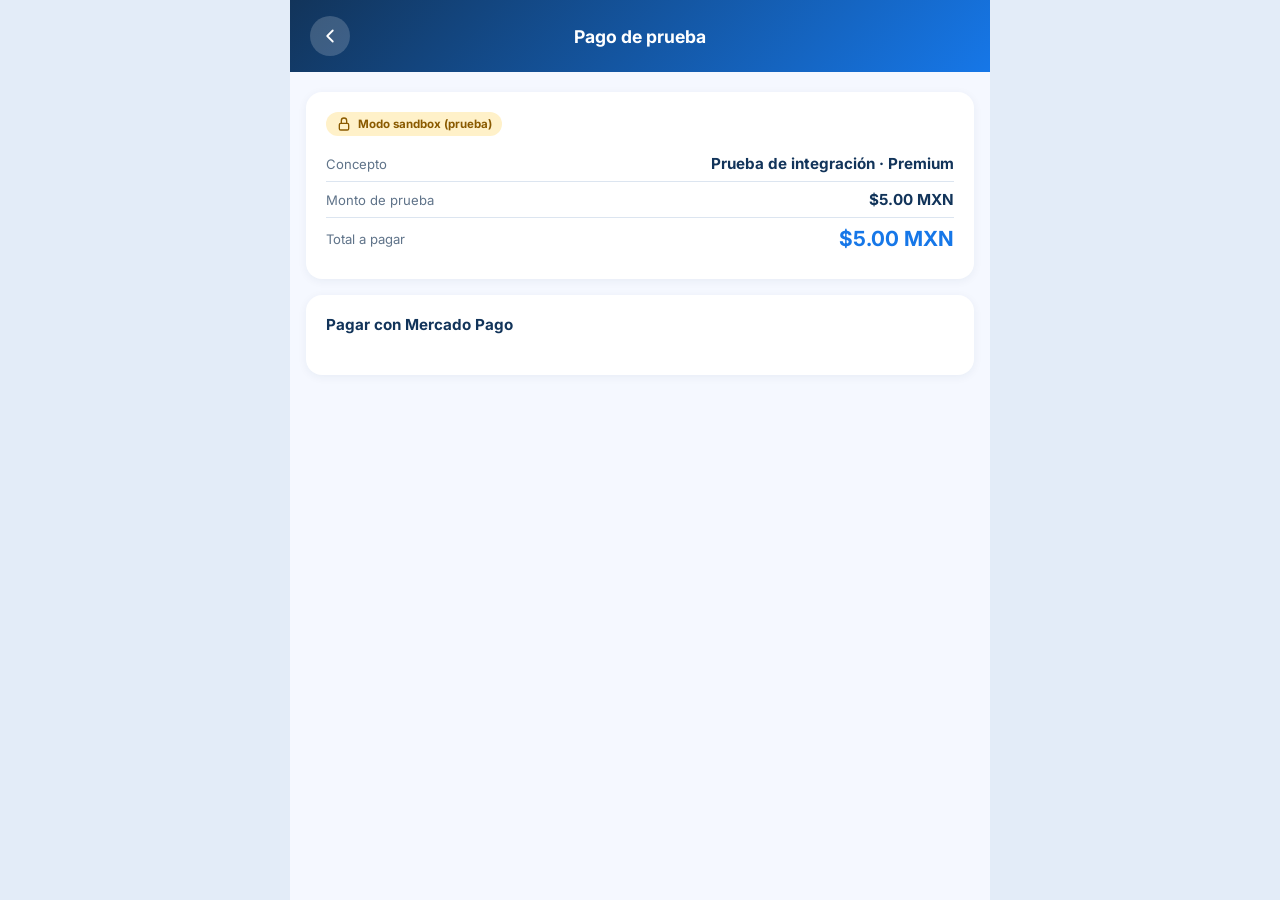
<file: pago.html>
<!DOCTYPE html>
<html lang="es">
<head>
  <meta charset="UTF-8">
  <meta name="viewport" content="width=device-width, initial-scale=1">
  <meta name="theme-color" content="#1677E8">
  <title>Codeamigo - Pago de prueba</title>
  <link rel="preconnect" href="https://fonts.googleapis.com">
  <link rel="preconnect" href="https://fonts.gstatic.com" crossorigin>
  <link href="https://fonts.googleapis.com/css2?family=Inter:wght@400;600;700;800&display=swap" rel="stylesheet" media="print" onload="this.media='all'">
  <link rel="stylesheet" href="css/estilos.css">
  <style>
    .encabezado-pago {
      display: flex;
      align-items: center;
      justify-content: space-between;
      padding: 16px 20px;
      background: linear-gradient(135deg, var(--azul-oscuro) 0%, var(--azul) 100%);
      color: var(--blanco);
    }
    .encabezado-pago .btn-volver {
      width: 40px; height: 40px; border-radius: 50%; border: 0;
      background: rgba(255,255,255,0.18); color: var(--blanco);
      display: grid; place-items: center; cursor: pointer;
      text-decoration: none; flex-shrink: 0;
    }
    .encabezado-pago h1 { font-size: 1.1rem; font-weight: 700; margin: 0; }
    .encabezado-pago .espacio { width: 40px; }

    .pago-contenido {
      padding: 20px 16px 100px;
      display: flex;
      flex-direction: column;
      gap: 16px;
    }

    /* ---- Resumen del cobro de prueba ---- */
    .resumen-pago {
      background: var(--blanco);
      border-radius: var(--radio-tarjeta);
      box-shadow: var(--sombra);
      padding: 20px;
    }
    .resumen-pago .fila {
      display: flex;
      justify-content: space-between;
      align-items: center;
      padding: 8px 0;
    }
    .resumen-pago .fila + .fila { border-top: 1px solid var(--borde); }
    .resumen-pago .fila small { color: var(--texto-suave); font-size: 0.82rem; }
    .resumen-pago .fila strong { font-size: 0.95rem; }
    .resumen-pago .total strong { color: var(--azul); font-size: 1.3rem; }

    .etiqueta-sandbox {
      display: inline-flex;
      align-items: center;
      gap: 6px;
      background: #FFF1C9;
      color: #8A5A00;
      font-size: 0.72rem;
      font-weight: 700;
      padding: 4px 10px;
      border-radius: 999px;
      margin-bottom: 10px;
    }

    /* ---- Caja donde Mercado Pago dibuja el botón ---- */
    .caja-wallet {
      background: var(--blanco);
      border-radius: var(--radio-tarjeta);
      box-shadow: var(--sombra);
      padding: 20px;
      min-height: 80px;
    }
    .caja-wallet h3 {
      font-size: 0.95rem;
      font-weight: 700;
      margin-bottom: 12px;
    }

    .aviso-config {
      background: #FDECEC;
      color: #A52E2E;
      border-radius: 10px;
      padding: 12px 14px;
      font-size: 0.82rem;
      line-height: 1.5;
    }
    .aviso-config code {
      background: rgba(0,0,0,0.06);
      padding: 1px 5px;
      border-radius: 4px;
      font-size: 0.78rem;
    }

  </style>
</head>
<body>
<div class="app">

  <header class="encabezado-pago">
    <a href="planes.html" class="btn-volver" aria-label="Volver a planes">
      <i data-icono="atras"></i>
    </a>
    <h1>Pago de prueba</h1>
    <div class="espacio"></div>
  </header>

  <main class="pago-contenido">

    <section class="resumen-pago">
      <span class="etiqueta-sandbox"><i data-icono="candado" class="icono chico"></i> Modo sandbox (prueba)</span>
      <div class="fila">
        <small>Concepto</small>
        <strong>Prueba de integración · Premium</strong>
      </div>
      <div class="fila">
        <small>Monto de prueba</small>
        <strong>$5.00 MXN</strong>
      </div>
      <div class="fila total">
        <small>Total a pagar</small>
        <strong>$5.00 MXN</strong>
      </div>
    </section>

    <section class="caja-wallet">
      <h3>Pagar con Mercado Pago</h3>
      <div id="walletBrick_container"></div>
      <p class="aviso-config" id="aviso-config" hidden>
        Falta configurar <code>js/pago.js</code> con tu <code>PUBLIC_KEY</code> y tu <code>PREFERENCE_ID</code> de prueba para que aparezca el botón de pago real.
      </p>
    </section>


  </main>

</div>

<script src="js/comun.js"></script>
<script src="https://sdk.mercadopago.com/js/v2"></script>
<script src="js/pago.js"></script>
</body>
</html>
</file>
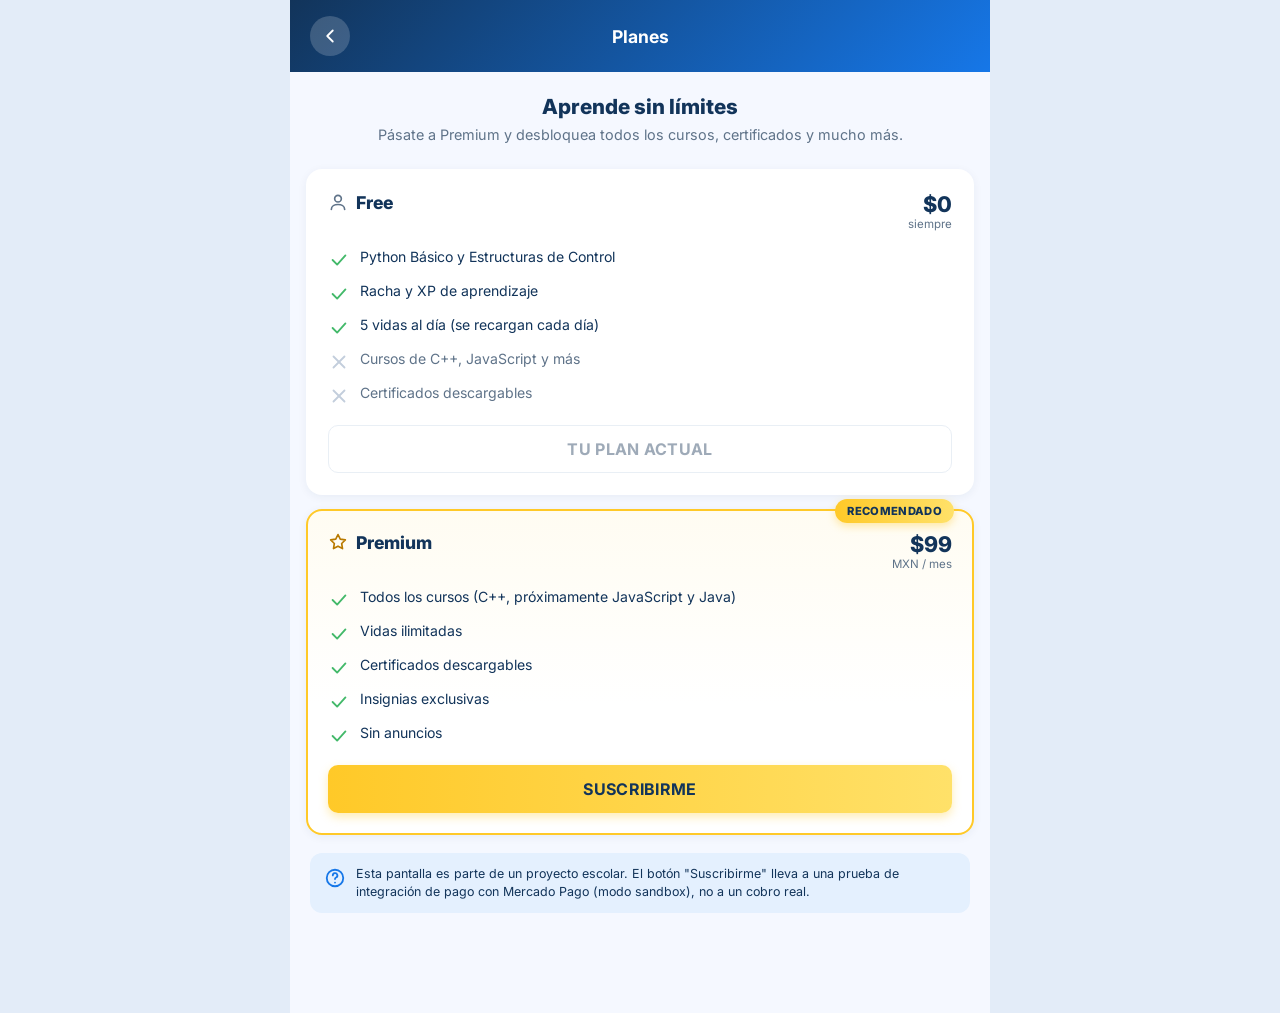
<file: planes.html>
<!DOCTYPE html>
<html lang="es">
<head>
  <meta charset="UTF-8">
  <meta name="viewport" content="width=device-width, initial-scale=1">
  <meta name="theme-color" content="#1677E8">
  <title>Codeamigo - Planes</title>
  <link rel="preconnect" href="https://fonts.googleapis.com">
  <link rel="preconnect" href="https://fonts.gstatic.com" crossorigin>
  <link href="https://fonts.googleapis.com/css2?family=Inter:wght@400;600;700;800&display=swap" rel="stylesheet" media="print" onload="this.media='all'">
  <link rel="stylesheet" href="css/estilos.css">
  <style>
    /* ---- Encabezado (mismo patrón que perfil/logros) ---- */
    .encabezado-planes {
      display: flex;
      align-items: center;
      justify-content: space-between;
      padding: 16px 20px;
      background: linear-gradient(135deg, var(--azul-oscuro) 0%, var(--azul) 100%);
      color: var(--blanco);
    }
    .encabezado-planes .btn-volver {
      width: 40px;
      height: 40px;
      border-radius: 50%;
      border: 0;
      background: rgba(255,255,255,0.18);
      color: var(--blanco);
      display: grid;
      place-items: center;
      cursor: pointer;
      text-decoration: none;
      flex-shrink: 0;
    }
    .encabezado-planes h1 { font-size: 1.1rem; font-weight: 700; margin: 0; }
    .encabezado-planes .espacio { width: 40px; }

    /* ---- Intro ---- */
    .planes-intro {
      padding: 22px 20px 8px;
      text-align: center;
    }
    .planes-intro h2 { font-size: 1.3rem; font-weight: 800; }
    .planes-intro p {
      margin-top: 6px;
      color: var(--texto-suave);
      font-size: 0.9rem;
      line-height: 1.4;
    }

    /* ---- Tarjetas de plan ---- */
    .planes-lista {
      padding: 16px 16px 100px;
      display: flex;
      flex-direction: column;
      gap: 14px;
    }

    .tarjeta-plan {
      background: var(--blanco);
      border-radius: var(--radio-tarjeta);
      box-shadow: var(--sombra);
      padding: 20px;
      border: 2px solid transparent;
      position: relative;
    }

    .tarjeta-plan.premium {
      border-color: var(--amarillo);
      background: linear-gradient(180deg, #FFFCF2 0%, var(--blanco) 60%);
    }

    .badge-recomendado {
      position: absolute;
      top: -12px;
      right: 18px;
      background: linear-gradient(90deg, var(--amarillo), var(--amarillo-claro));
      color: var(--azul-oscuro);
      font-size: 0.7rem;
      font-weight: 800;
      letter-spacing: 0.03em;
      text-transform: uppercase;
      padding: 5px 12px;
      border-radius: 999px;
      box-shadow: 0 3px 8px rgba(255,201,40,0.4);
    }

    .plan-encabezado {
      display: flex;
      align-items: baseline;
      justify-content: space-between;
      gap: 10px;
    }

    .plan-nombre {
      font-size: 1.1rem;
      font-weight: 800;
      display: flex;
      align-items: center;
      gap: 8px;
    }
    .plan-nombre .icono { width: 20px; height: 20px; }
    .tarjeta-plan.premium .plan-nombre .icono { color: #B97A00; }
    .tarjeta-plan.free .plan-nombre .icono { color: var(--texto-suave); }

    .plan-precio { text-align: right; flex-shrink: 0; }
    .plan-precio strong { font-size: 1.35rem; font-weight: 800; color: var(--texto); }
    .plan-precio small { display: block; font-size: 0.72rem; color: var(--texto-suave); }

    .plan-lista {
      list-style: none;
      margin: 16px 0 0;
      padding: 0;
      display: flex;
      flex-direction: column;
      gap: 10px;
    }

    .plan-lista li {
      display: flex;
      align-items: flex-start;
      gap: 10px;
      font-size: 0.88rem;
      line-height: 1.4;
    }

    .plan-lista .check-si { color: var(--verde); flex-shrink: 0; margin-top: 2px; }
    .plan-lista .check-no { color: #C3CEDC; flex-shrink: 0; margin-top: 2px; }
    .plan-lista .apagado { color: var(--texto-suave); }

    .boton-plan {
      width: 100%;
      margin-top: 18px;
    }

    .tarjeta-plan.free .boton-plan {
      background: var(--blanco);
      color: var(--texto-suave);
      border: 1.5px solid var(--borde);
      cursor: default;
    }

    /* ---- Nota de la prueba académica ---- */
    .nota-demo {
      margin: 4px 4px 0;
      padding: 12px 14px;
      border-radius: 12px;
      background: #E4F0FE;
      color: var(--azul-oscuro);
      font-size: 0.78rem;
      line-height: 1.45;
      display: flex;
      gap: 10px;
      align-items: flex-start;
    }
    .nota-demo .icono { flex-shrink: 0; margin-top: 2px; color: var(--azul); }
  </style>
</head>
<body>
<div class="app">

  <header class="encabezado-planes">
    <a href="perfil.html" class="btn-volver" aria-label="Volver a mi perfil">
      <i data-icono="atras"></i>
    </a>
    <h1>Planes</h1>
    <div class="espacio"></div>
  </header>

  <div class="planes-intro">
    <h2>Aprende sin límites</h2>
    <p>Pásate a Premium y desbloquea todos los cursos, certificados y mucho más.</p>
  </div>

  <main class="planes-lista">

    <!-- Plan gratuito -->
    <section class="tarjeta-plan free">
      <div class="plan-encabezado">
        <span class="plan-nombre"><i data-icono="usuario" class="icono"></i>Free</span>
        <span class="plan-precio"><strong>$0</strong><small>siempre</small></span>
      </div>
      <ul class="plan-lista">
        <li><i data-icono="palomita" class="icono check-si"></i>Python Básico y Estructuras de Control</li>
        <li><i data-icono="palomita" class="icono check-si"></i>Racha y XP de aprendizaje</li>
        <li><i data-icono="palomita" class="icono check-si"></i>5 vidas al día (se recargan cada día)</li>
        <li><i data-icono="cerrar" class="icono check-no"></i><span class="apagado">Cursos de C++, JavaScript y más</span></li>
        <li><i data-icono="cerrar" class="icono check-no"></i><span class="apagado">Certificados descargables</span></li>
      </ul>
      <button class="boton boton-plan" type="button" disabled>Tu plan actual</button>
    </section>

    <!-- Plan premium -->
    <section class="tarjeta-plan premium">
      <span class="badge-recomendado">Recomendado</span>
      <div class="plan-encabezado">
        <span class="plan-nombre"><i data-icono="estrella" class="icono"></i>Premium</span>
        <span class="plan-precio"><strong>$99</strong><small>MXN / mes</small></span>
      </div>
      <ul class="plan-lista">
        <li><i data-icono="palomita" class="icono check-si"></i>Todos los cursos (C++, próximamente JavaScript y Java)</li>
        <li><i data-icono="palomita" class="icono check-si"></i>Vidas ilimitadas</li>
        <li><i data-icono="palomita" class="icono check-si"></i>Certificados descargables</li>
        <li><i data-icono="palomita" class="icono check-si"></i>Insignias exclusivas</li>
        <li><i data-icono="palomita" class="icono check-si"></i>Sin anuncios</li>
      </ul>
      <a class="boton principal boton-plan" href="pago.html">Suscribirme</a>
    </section>

    <p class="nota-demo">
      <i data-icono="ayuda" class="icono"></i>
      Esta pantalla es parte de un proyecto escolar. El botón "Suscribirme" lleva a una prueba de integración de pago con Mercado Pago (modo sandbox), no a un cobro real.
    </p>

  </main>

</div>

<script src="js/datos.js"></script>
<script src="js/comun.js"></script>
<script>
  // Si la cuenta ya es Premium, las tarjetas lo muestran.
  (function () {
    if (!Datos.esPremium()) return;

    const botonFree = document.querySelector(".tarjeta-plan.free .boton-plan");
    botonFree.textContent = "Plan básico";

    const botonPremium = document.querySelector(".tarjeta-plan.premium .boton-plan");
    const actual = document.createElement("button");
    actual.className = "boton principal boton-plan";
    actual.type = "button";
    actual.disabled = true;
    actual.textContent = "Tu plan actual";
    botonPremium.replaceWith(actual);

    // Para poder repetir la demo: regresar la cuenta a Free.
    const volver = document.createElement("button");
    volver.className = "enlace centrado";
    volver.type = "button";
    volver.style.width = "100%";
    volver.style.marginTop = "10px";
    volver.textContent = "Volver al plan Free (para repetir la prueba)";
    volver.addEventListener("click", function () {
      Datos.cancelarPremium();
      location.reload();
    });
    actual.after(volver);
  })();
</script>
</body>
</html>
</file>
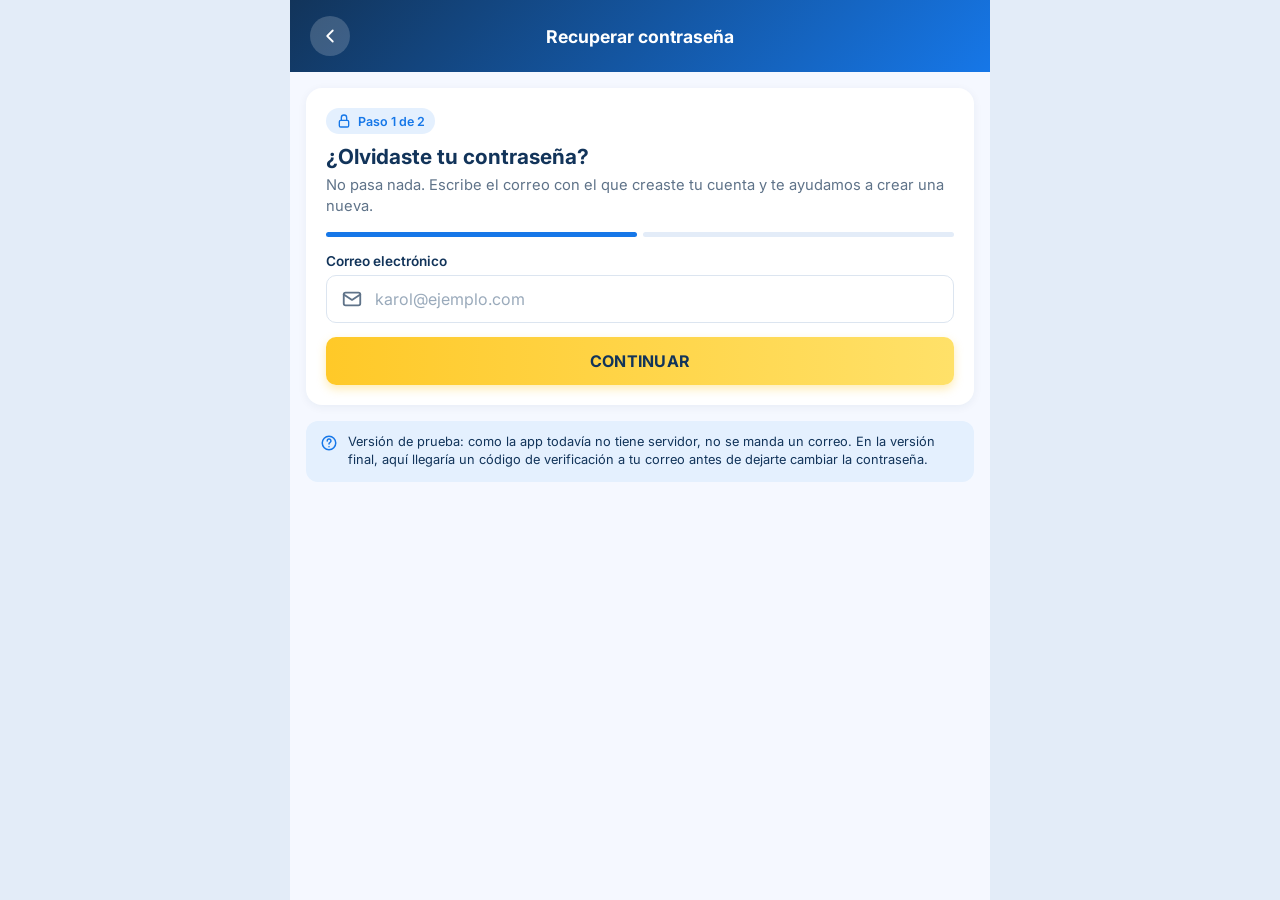
<file: recuperar.html>
<!DOCTYPE html>
<html lang="es">
<head>
  <meta charset="UTF-8">
  <meta name="viewport" content="width=device-width, initial-scale=1">
  <meta name="theme-color" content="#1677E8">
  <title>Codeamigo - Recuperar contraseña</title>
  <link rel="preconnect" href="https://fonts.googleapis.com">
  <link rel="preconnect" href="https://fonts.gstatic.com" crossorigin>
  <link href="https://fonts.googleapis.com/css2?family=Inter:wght@400;600;700;800&display=swap" rel="stylesheet" media="print" onload="this.media='all'">
  <link rel="stylesheet" href="css/estilos.css">
</head>
<body>
  <div class="app">

    <header class="encabezado-sub">
      <a href="index.html" class="btn-volver" aria-label="Volver a iniciar sesión">
        <i data-icono="atras"></i>
      </a>
      <h1>Recuperar contraseña</h1>
      <div class="espacio"></div>
    </header>

    <main class="contenido">

      <!-- Paso 1: escribir el correo -->
      <section class="tarjeta" id="paso-correo">
        <span class="etiqueta"><i data-icono="candado" class="chico"></i> Paso 1 de 2</span>
        <h2 class="titulo" style="margin-top: 10px;">¿Olvidaste tu contraseña?</h2>
        <p class="subtitulo">No pasa nada. Escribe el correo con el que creaste tu cuenta y te ayudamos a crear una nueva.</p>
        <div class="pasos-recuperar" aria-hidden="true"><span class="hecho"></span><span></span></div>

        <form class="formulario" id="formulario-correo" novalidate>
          <p class="aviso-error" id="error-correo" role="alert" hidden></p>

          <div class="campo">
            <label for="correo">Correo electrónico</label>
            <div class="caja">
              <i data-icono="correo"></i>
              <input id="correo" name="correo" type="email" placeholder="karol@ejemplo.com" autocomplete="email" required>
            </div>
          </div>

          <button class="boton principal" type="submit">Continuar</button>
        </form>
      </section>

      <!-- Paso 2: contraseña nueva -->
      <section class="tarjeta" id="paso-nueva" hidden>
        <span class="etiqueta verde"><i data-icono="palomita" class="chico"></i> Paso 2 de 2</span>
        <h2 class="titulo" style="margin-top: 10px;">Crea una contraseña nueva</h2>
        <p class="subtitulo">Para la cuenta <strong id="correo-elegido"></strong></p>
        <div class="pasos-recuperar" aria-hidden="true"><span class="hecho"></span><span class="hecho"></span></div>

        <form class="formulario" id="formulario-nueva" novalidate>
          <p class="aviso-error" id="error-nueva" role="alert" hidden></p>

          <div class="campo">
            <label for="nueva">Contraseña nueva</label>
            <div class="caja">
              <i data-icono="candado"></i>
              <input id="nueva" type="password" placeholder="Mínimo 8 caracteres" autocomplete="new-password" required>
            </div>
          </div>

          <div class="campo">
            <label for="confirmar">Confirma la contraseña</label>
            <div class="caja">
              <i data-icono="candado"></i>
              <input id="confirmar" type="password" placeholder="Escríbela otra vez" autocomplete="new-password" required>
            </div>
          </div>

          <button class="boton principal" type="submit">Guardar contraseña</button>
        </form>
      </section>

      <!-- Listo -->
      <section class="tarjeta" id="paso-listo" hidden>
        <p class="aviso-exito">¡Listo! Tu contraseña se cambió. Ya puedes iniciar sesión con la nueva.</p>
        <a class="boton principal" href="index.html" style="margin-top: 14px;">Ir a iniciar sesión</a>
      </section>

      <p class="aviso-info">
        <i data-icono="ayuda" class="icono"></i>
        <span>Versión de prueba: como la app todavía no tiene servidor, no se manda un correo. En la versión final, aquí llegaría un código de verificación a tu correo antes de dejarte cambiar la contraseña.</span>
      </p>

    </main>
  </div>

  <script src="js/datos.js"></script>
  <script src="js/comun.js"></script>
  <script src="js/recuperar.js"></script>
</body>
</html>
</file>
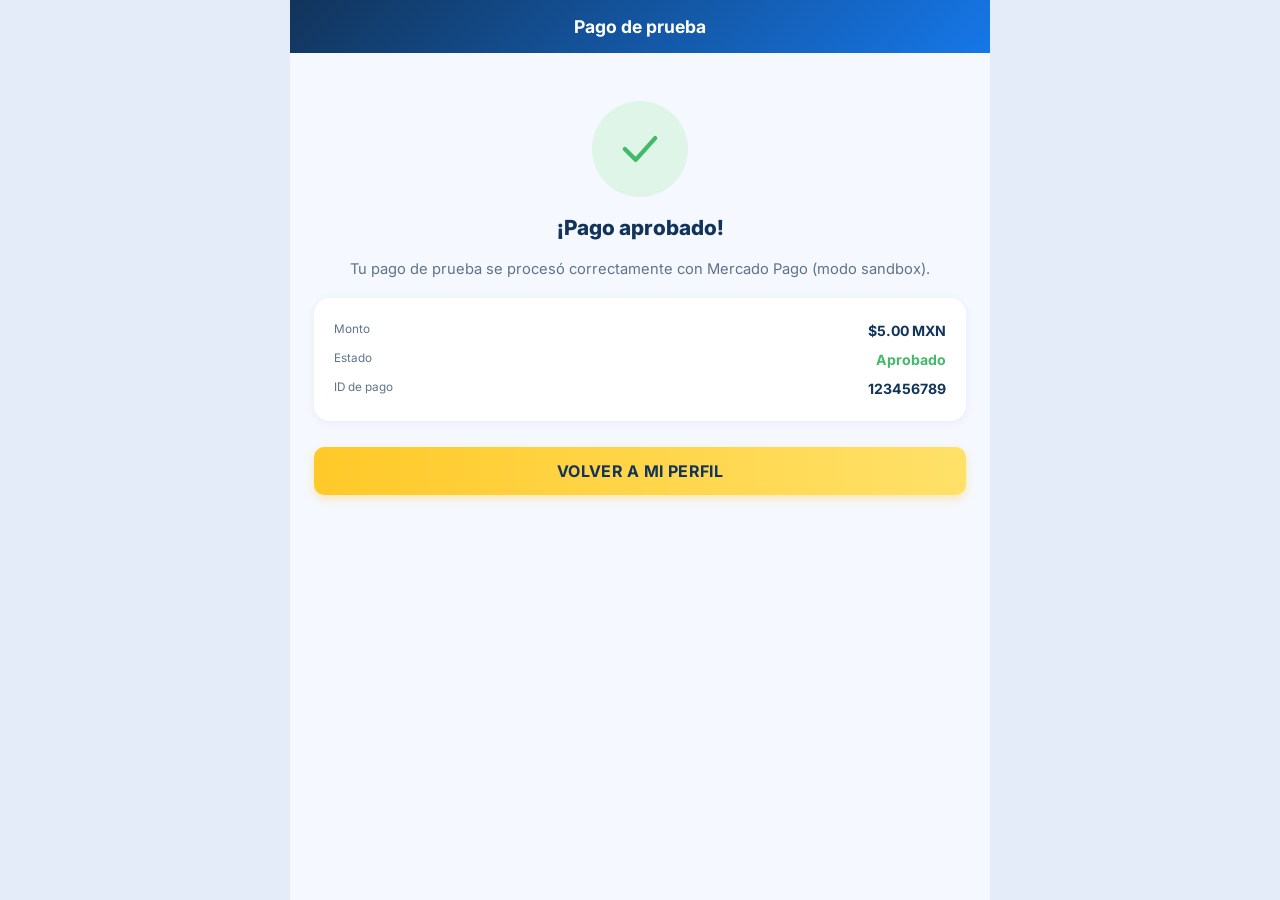
<file: respaldo/confirmacion_demo.html>
<!DOCTYPE html>
<html lang="es">
<head>
  <meta charset="UTF-8">
  <meta name="viewport" content="width=device-width, initial-scale=1">
  <meta name="theme-color" content="#1677E8">
  <title>Codeamigo - Pago confirmado (respaldo)</title>
  <link rel="preconnect" href="https://fonts.googleapis.com">
  <link rel="preconnect" href="https://fonts.gstatic.com" crossorigin>
  <link href="https://fonts.googleapis.com/css2?family=Inter:wght@400;600;700;800&display=swap" rel="stylesheet" media="print" onload="this.media='all'">
  <link rel="stylesheet" href="../css/estilos.css">
  <style>
    .encabezado-confirmacion {
      display: flex; align-items: center; justify-content: space-between;
      padding: 16px 20px;
      background: linear-gradient(135deg, var(--azul-oscuro) 0%, var(--azul) 100%);
      color: var(--blanco);
    }
    .encabezado-confirmacion .btn-volver {
      width: 40px; height: 40px; border-radius: 50%; border: 0;
      background: rgba(255,255,255,0.18); color: var(--blanco);
      display: grid; place-items: center; text-decoration: none; flex-shrink: 0;
    }
    .encabezado-confirmacion h1 { font-size: 1.1rem; font-weight: 700; margin: 0; }
    .encabezado-confirmacion .espacio { width: 40px; }
    .confirmacion-contenido {
      padding: 48px 24px; display: flex; flex-direction: column; align-items: center;
      text-align: center; gap: 18px;
    }
    .sello-exito {
      width: 96px; height: 96px; border-radius: 50%;
      background: #DFF5E7; color: var(--verde);
      display: grid; place-items: center;
    }
    .sello-exito .icono { width: 52px; height: 52px; }
    .confirmacion-contenido h2 { font-size: 1.3rem; font-weight: 800; }
    .confirmacion-contenido p { color: var(--texto-suave); font-size: 0.92rem; line-height: 1.5; }
    .tarjeta-resumen-exito {
      width: 100%; background: var(--blanco); border-radius: var(--radio-tarjeta);
      box-shadow: var(--sombra); padding: 18px 20px; text-align: left;
    }
    .tarjeta-resumen-exito .fila { display: flex; justify-content: space-between; padding: 6px 0; font-size: 0.88rem; }
    .tarjeta-resumen-exito .fila small { color: var(--texto-suave); }
    .tarjeta-resumen-exito .fila strong { color: var(--texto); }
  </style>
</head>
<body>
<div class="app">
  <header class="encabezado-confirmacion">
    <div class="espacio"></div>
    <h1>Pago de prueba</h1>
    <div class="espacio"></div>
  </header>
  <main class="confirmacion-contenido">
    <div class="sello-exito">
      <i data-icono="palomita" class="icono"></i>
    </div>
    <h2>¡Pago aprobado!</h2>
    <p>Tu pago de prueba se procesó correctamente con Mercado Pago (modo sandbox).</p>
    <div class="tarjeta-resumen-exito">
      <div class="fila"><small>Monto</small><strong>$5.00 MXN</strong></div>
      <div class="fila"><small>Estado</small><strong style="color:var(--verde)">Aprobado</strong></div>
      <div class="fila"><small>ID de pago</small><strong>123456789</strong></div>
    </div>
    <a class="boton principal" style="margin-top:8px" href="../perfil.html">Volver a mi perfil</a>
  </main>
</div>

<script src="../js/datos.js"></script>
<script src="../js/comun.js"></script>
<script>
  // El pago de prueba salió bien: la cuenta pasa a Premium.
  // (En la versión con servidor, esto lo hace el servidor al
  // recibir la confirmación de Mercado Pago.)
  Datos.activarPremium();
</script>
</body>
</html>
</file>
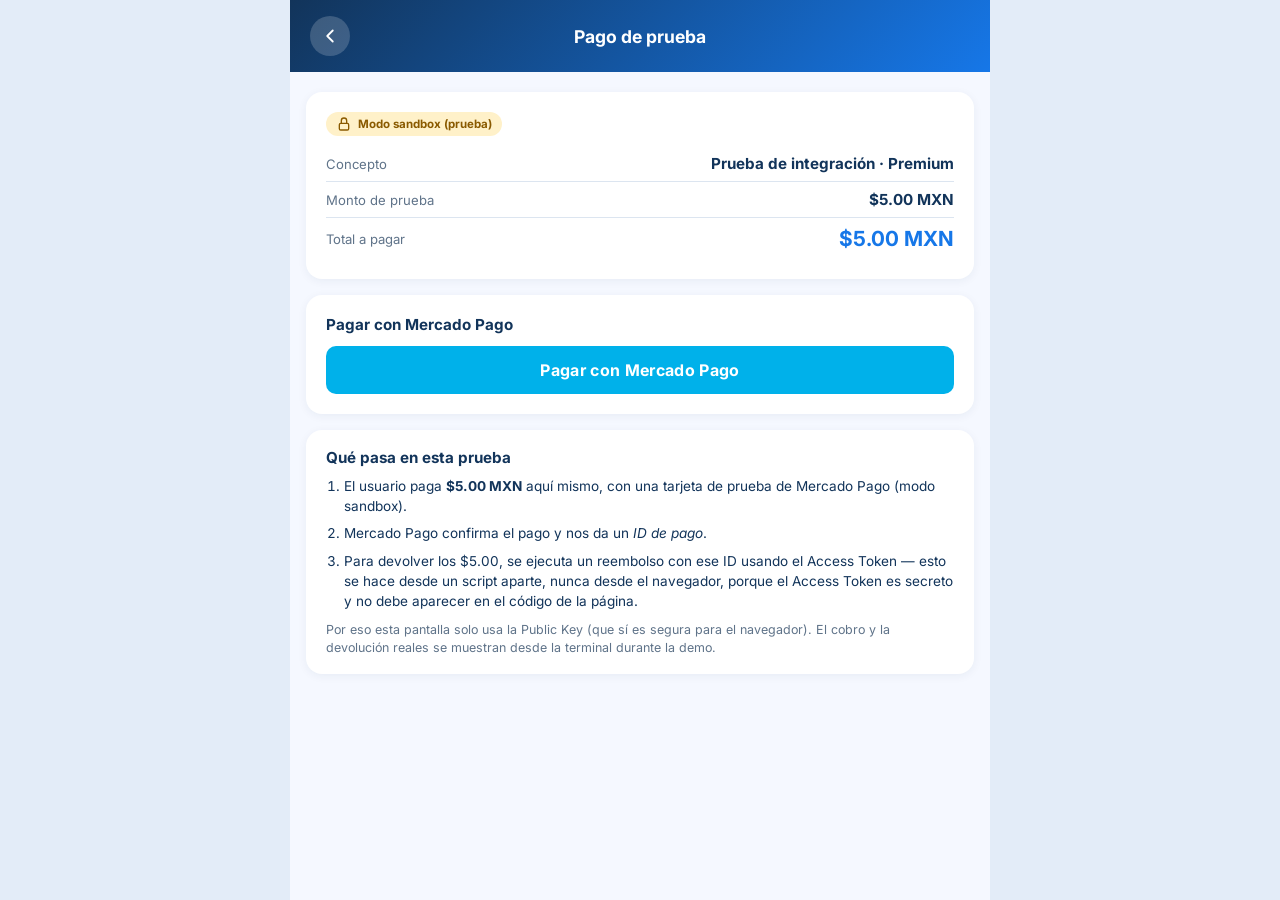
<file: respaldo/pago_demo.html>
<!DOCTYPE html>
<html lang="es">
<head>
  <meta charset="UTF-8">
  <meta name="viewport" content="width=device-width, initial-scale=1">
  <meta name="theme-color" content="#1677E8">
  <title>Codeamigo - Pago de prueba (respaldo)</title>
  <link rel="preconnect" href="https://fonts.googleapis.com">
  <link rel="preconnect" href="https://fonts.gstatic.com" crossorigin>
  <link href="https://fonts.googleapis.com/css2?family=Inter:wght@400;600;700;800&display=swap" rel="stylesheet" media="print" onload="this.media='all'">
  <link rel="stylesheet" href="../css/estilos.css">
  <style>
    .encabezado-pago {
      display: flex;
      align-items: center;
      justify-content: space-between;
      padding: 16px 20px;
      background: linear-gradient(135deg, var(--azul-oscuro) 0%, var(--azul) 100%);
      color: var(--blanco);
    }
    .encabezado-pago .btn-volver {
      width: 40px; height: 40px; border-radius: 50%; border: 0;
      background: rgba(255,255,255,0.18); color: var(--blanco);
      display: grid; place-items: center; cursor: pointer;
      text-decoration: none; flex-shrink: 0;
    }
    .encabezado-pago h1 { font-size: 1.1rem; font-weight: 700; margin: 0; }
    .encabezado-pago .espacio { width: 40px; }

    .pago-contenido {
      padding: 20px 16px 100px;
      display: flex;
      flex-direction: column;
      gap: 16px;
    }

    .resumen-pago {
      background: var(--blanco);
      border-radius: var(--radio-tarjeta);
      box-shadow: var(--sombra);
      padding: 20px;
    }
    .resumen-pago .fila {
      display: flex;
      justify-content: space-between;
      align-items: center;
      padding: 8px 0;
    }
    .resumen-pago .fila + .fila { border-top: 1px solid var(--borde); }
    .resumen-pago .fila small { color: var(--texto-suave); font-size: 0.82rem; }
    .resumen-pago .fila strong { font-size: 0.95rem; }
    .resumen-pago .total strong { color: var(--azul); font-size: 1.3rem; }

    .etiqueta-sandbox {
      display: inline-flex;
      align-items: center;
      gap: 6px;
      background: #FFF1C9;
      color: #8A5A00;
      font-size: 0.72rem;
      font-weight: 700;
      padding: 4px 10px;
      border-radius: 999px;
      margin-bottom: 10px;
    }

    .caja-wallet {
      background: var(--blanco);
      border-radius: var(--radio-tarjeta);
      box-shadow: var(--sombra);
      padding: 20px;
      min-height: 80px;
    }
    .caja-wallet h3 {
      font-size: 0.95rem;
      font-weight: 700;
      margin-bottom: 12px;
    }

    .boton-mp-mock {
      display: flex;
      align-items: center;
      justify-content: center;
      gap: 10px;
      width: 100%;
      height: 48px;
      border-radius: 10px;
      background: #00B1EA;
      color: var(--blanco);
      font-weight: 700;
      text-decoration: none;
      letter-spacing: 0.02em;
    }
    .boton-mp-mock:active { transform: translateY(1px); }

    .flujo-prueba {
      background: var(--blanco);
      border-radius: var(--radio-tarjeta);
      box-shadow: var(--sombra);
      padding: 18px 20px;
    }
    .flujo-prueba h3 { font-size: 0.95rem; font-weight: 700; margin-bottom: 10px; }
    .flujo-prueba ol {
      margin: 0;
      padding-left: 18px;
      display: flex;
      flex-direction: column;
      gap: 8px;
      font-size: 0.85rem;
      line-height: 1.45;
      color: var(--texto);
    }
    .flujo-prueba small { display: block; color: var(--texto-suave); margin-top: 10px; font-size: 0.78rem; line-height: 1.4; }
  </style>
</head>
<body>
<div class="app">

  <header class="encabezado-pago">
    <a href="../planes.html" class="btn-volver" aria-label="Volver a planes">
      <i data-icono="atras"></i>
    </a>
    <h1>Pago de prueba</h1>
    <div class="espacio"></div>
  </header>

  <main class="pago-contenido">

    <section class="resumen-pago">
      <span class="etiqueta-sandbox"><i data-icono="candado" class="icono chico"></i> Modo sandbox (prueba)</span>
      <div class="fila">
        <small>Concepto</small>
        <strong>Prueba de integración · Premium</strong>
      </div>
      <div class="fila">
        <small>Monto de prueba</small>
        <strong>$5.00 MXN</strong>
      </div>
      <div class="fila total">
        <small>Total a pagar</small>
        <strong>$5.00 MXN</strong>
      </div>
    </section>

    <section class="caja-wallet">
      <h3>Pagar con Mercado Pago</h3>
      <a class="boton-mp-mock" href="confirmacion_demo.html">Pagar con Mercado Pago</a>
    </section>

    <section class="flujo-prueba">
      <h3>Qué pasa en esta prueba</h3>
      <ol>
        <li>El usuario paga <strong>$5.00 MXN</strong> aquí mismo, con una tarjeta de prueba de Mercado Pago (modo sandbox).</li>
        <li>Mercado Pago confirma el pago y nos da un <em>ID de pago</em>.</li>
        <li>Para devolver los $5.00, se ejecuta un reembolso con ese ID usando el Access Token — esto se hace desde un script aparte, nunca desde el navegador, porque el Access Token es secreto y no debe aparecer en el código de la página.</li>
      </ol>
      <small>Por eso esta pantalla solo usa la Public Key (que sí es segura para el navegador). El cobro y la devolución reales se muestran desde la terminal durante la demo.</small>
    </section>

  </main>

</div>

<script src="../js/comun.js"></script>
</body>
</html>
</file>
<file: css/estilos.css>
/* ==========================================================
   Codeamigo - estilos de toda la app
   Los colores de la marca se definen UNA sola vez aquí arriba.
   Si quieres cambiar un color, cámbialo aquí y se actualiza
   en todas las pantallas.
   ========================================================== */
:root {
  --azul: #1677E8;
  --azul-claro: #3F9BFA;
  --amarillo: #FFC928;
  --amarillo-claro: #FFE169;
  --verde: #43B96A;
  --blanco: #FFFFFF;
  --azul-oscuro: #12345A;

  --fondo: #F5F8FF;          /* fondo de las pantallas (igual que en Figma) */
  --texto: #12345A;
  --texto-suave: #5F7389;
  --borde: #DCE5F0;
  --rojo: #D64545;

  --radio-tarjeta: 16px;
  --radio-campo: 10px;
  --sombra: 0 2px 10px rgba(18, 52, 90, 0.06);
  --ancho-app: 700px;        /* ancho máximo, como los marcos de Figma */
}

* { box-sizing: border-box; }

html, body {
  margin: 0;
  padding: 0;
}

body {
  font-family: "Inter", "Segoe UI", Roboto, Arial, sans-serif;
  color: var(--texto);
  background: #E3ECF8;
  -webkit-font-smoothing: antialiased;
}

h1, h2, h3, p { margin: 0; }

button, input { font: inherit; color: inherit; }

/* ---------- Contenedor de la app ----------
   En celular ocupa toda la pantalla; en computadora
   se centra y no pasa de 700 px. */
.app {
  width: 100%;
  max-width: var(--ancho-app);
  min-height: 100vh;
  min-height: 100dvh;
  margin: 0 auto;
  background: var(--fondo);
  display: flex;
  flex-direction: column;
}

.contenido {
  flex: 1;
  padding: 16px;
  display: flex;
  flex-direction: column;
  gap: 16px;
}

/* ---------- Encabezado azul ---------- */
.encabezado {
  background: linear-gradient(90deg, var(--azul), var(--azul-claro));
  color: var(--blanco);
  padding: 12px 20px;
  display: flex;
  align-items: center;
  gap: 12px;
  min-height: 72px;
}

.encabezado .marca {
  display: flex;
  align-items: center;
  gap: 12px;
  font-weight: 700;
  font-size: 1.15rem;
  color: var(--blanco);
  text-decoration: none;
}

.encabezado .acciones {
  margin-left: auto;
  display: flex;
  align-items: center;
  gap: 12px;
  position: relative;
}

.logo {
  width: 44px;
  height: 44px;
  object-fit: contain;
}

/* Si todavía no existe img/logo.png se muestra este cuadrito */
.logo-respaldo {
  width: 44px;
  height: 44px;
  border-radius: 12px;
  background: var(--azul-oscuro);
  color: var(--amarillo);
  display: grid;
  place-items: center;
}

.boton-icono {
  width: 40px;
  height: 40px;
  border-radius: 50%;
  border: 0;
  display: grid;
  place-items: center;
  cursor: pointer;
  background: rgba(255, 255, 255, 0.22);
  color: var(--blanco);
}

.boton-icono.amarillo {
  background: var(--amarillo);
  color: var(--blanco);
}

.boton-icono:focus-visible,
.boton:focus-visible,
.enlace:focus-visible,
.volver:focus-visible,
.ruta a:focus-visible,
.paso button:focus-visible,
.opcion:focus-visible,
.boton-continuar:focus-visible,
.barra-inferior a:focus-visible,
.barra-inferior button:focus-visible {
  outline: 3px solid var(--azul-oscuro);
  outline-offset: 2px;
}

.icono { width: 22px; height: 22px; display: block; }
.icono.chico { width: 16px; height: 16px; }
.icono.grande { width: 28px; height: 28px; }

/* ---------- Tarjetas ---------- */
.tarjeta {
  background: var(--blanco);
  border-radius: var(--radio-tarjeta);
  box-shadow: var(--sombra);
  padding: 20px;
}

.titulo-grande { font-size: 1.75rem; font-weight: 800; line-height: 1.2; }
.titulo { font-size: 1.3rem; font-weight: 700; }
.subtitulo { color: var(--texto-suave); font-size: 0.92rem; margin-top: 6px; line-height: 1.45; }

/* ---------- Bienvenida del Login ---------- */
.bienvenida {
  display: flex;
  align-items: center;
  gap: 16px;
}

.bienvenida .texto { flex: 1; min-width: 0; }

.mascota {
  width: 150px;
  max-width: 34%;
  height: auto;
  flex-shrink: 0;
}

.mascota-respaldo {
  width: 110px;
  height: 110px;
  max-width: 30%;
  flex-shrink: 0;
  border-radius: 28px;
  background: linear-gradient(160deg, var(--azul-claro), var(--azul));
  color: var(--blanco);
  display: grid;
  place-items: center;
}

.mascota-respaldo .icono { width: 48px; height: 48px; }

.etiquetas { display: flex; flex-wrap: wrap; gap: 8px; margin-top: 12px; }

.etiqueta {
  flex-shrink: 0;
  white-space: nowrap;
  display: inline-flex;
  align-items: center;
  gap: 6px;
  padding: 5px 10px;
  border-radius: 999px;
  font-size: 0.78rem;
  font-weight: 600;
  background: #E4F0FE;
  color: var(--azul);
}

.etiqueta.verde { background: #DFF5E7; color: #23804A; }
.etiqueta.gris { background: #E9EEF5; color: var(--texto-suave); }

.bienvenida .texto > .etiqueta { margin-bottom: 12px; }

/* ---------- Formularios ---------- */
.formulario { display: flex; flex-direction: column; gap: 14px; margin-top: 16px; }

.campo label {
  display: block;
  font-size: 0.85rem;
  font-weight: 600;
  margin-bottom: 6px;
}

.caja {
  display: flex;
  align-items: center;
  gap: 10px;
  height: 48px;
  padding: 0 14px;
  border: 1px solid var(--borde);
  border-radius: var(--radio-campo);
  background: var(--blanco);
  color: var(--texto-suave);
}

.caja:focus-within {
  border-color: var(--azul);
  box-shadow: 0 0 0 3px rgba(22, 119, 232, 0.15);
}

.caja input {
  flex: 1;
  min-width: 0;
  height: 100%;
  border: 0;
  outline: 0;
  background: transparent;
  color: var(--texto);
}

.caja input::placeholder { color: #9AAABB; }

.caja .ver {
  border: 0;
  background: transparent;
  padding: 6px;
  cursor: pointer;
  color: var(--texto-suave);
  border-radius: 8px;
}

.campo.con-error .caja { border-color: var(--rojo); }

.error {
  color: var(--rojo);
  font-size: 0.8rem;
  margin-top: 5px;
  min-height: 0;
}

.aviso-error {
  background: #FDECEC;
  color: #A52E2E;
  border-radius: var(--radio-campo);
  padding: 10px 12px;
  font-size: 0.88rem;
}

[hidden] { display: none !important; }

/* ---------- Botones ---------- */
.boton {
  width: 100%;
  height: 48px;
  border: 0;
  border-radius: var(--radio-campo);
  font-weight: 700;
  letter-spacing: 0.02em;
  text-transform: uppercase;
  cursor: pointer;
  display: flex;
  align-items: center;
  justify-content: center;
  text-decoration: none;
}

.boton.principal {
  background: linear-gradient(90deg, var(--amarillo), var(--amarillo-claro));
  color: var(--azul-oscuro);
  box-shadow: 0 4px 10px rgba(255, 201, 40, 0.35);
}

.boton.secundario {
  background: linear-gradient(90deg, var(--azul), var(--azul-claro));
  color: var(--blanco);
  box-shadow: 0 4px 10px rgba(22, 119, 232, 0.25);
}

.boton:active { transform: translateY(1px); }
.boton:disabled { opacity: 0.6; cursor: default; }

.enlace {
  color: var(--azul);
  font-weight: 600;
  font-size: 0.88rem;
  text-decoration: none;
  background: none;
  border: 0;
  cursor: pointer;
  padding: 4px;
}

.centrado { text-align: center; }
.nota { color: var(--texto-suave); font-size: 0.88rem; }

/* ---------- Inicio ---------- */
.saludo {
  display: flex;
  align-items: center;
  gap: 12px;
}

.saludo .texto { flex: 1; min-width: 0; }
.saludo h1 { font-size: 1.4rem; font-weight: 800; }

.racha { display: flex; align-items: center; gap: 8px; margin-top: 12px; }
.racha .icono { color: #F28A1C; }
.racha small { display: block; color: var(--texto-suave); font-size: 0.7rem; }
.racha strong { font-size: 1rem; }

.estrellas { display: flex; gap: 3px; margin-top: 8px; color: var(--amarillo); }
.estrellas .icono { width: 18px; height: 18px; }
.estrellas .llena { fill: var(--amarillo); }

.nivel { padding: 16px 20px; }
.nivel .fila { display: flex; align-items: center; gap: 12px; }
.nivel .medalla {
  width: 36px; height: 36px; border-radius: 50%;
  background: #E4F0FE; color: var(--azul);
  display: grid; place-items: center;
}
.nivel .medalla .icono { fill: currentColor; width: 18px; height: 18px; }
.nivel .datos { flex: 1; }
.nivel .datos strong { display: block; }
.nivel .datos small { color: var(--texto-suave); font-size: 0.78rem; }
.nivel .xp { color: var(--azul); font-weight: 800; }

.barra {
  height: 8px;
  border-radius: 999px;
  background: #E3ECF8;
  margin-top: 12px;
  overflow: hidden;
}

.barra span {
  display: block;
  height: 100%;
  border-radius: 999px;
  background: var(--amarillo);
  transition: width 0.4s ease;
}

.nivel .falta { color: var(--texto-suave); font-size: 0.72rem; margin-top: 6px; }

.seccion-titulo {
  display: flex;
  align-items: center;
  gap: 8px;
  padding: 0 4px;
}

.seccion-titulo h2 { font-size: 1.05rem; font-weight: 700; flex: 1; }
.seccion-titulo .icono { color: var(--azul); }

.ruta { list-style: none; margin: 0; padding: 0; display: flex; flex-direction: column; gap: 12px; }

.ruta a {
  color: inherit;
  text-decoration: none;
  display: flex;
  align-items: center;
  gap: 12px;
  padding: 14px 16px;
  background: var(--blanco);
  border-radius: var(--radio-tarjeta);
  box-shadow: var(--sombra);
}

.ruta .estado {
  width: 28px; height: 28px; border-radius: 50%;
  display: grid; place-items: center; flex-shrink: 0;
  color: var(--blanco);
}
.ruta .estado .icono { width: 16px; height: 16px; stroke-width: 3; }
.ruta .completado .estado { background: var(--verde); }
.ruta .en-curso .estado { background: var(--azul); }
.ruta .bloqueado .estado { background: #9AAABB; }

.ruta .lenguaje {
  width: 36px; height: 36px; border-radius: 10px;
  background: #E9EEF5; color: var(--azul);
  display: grid; place-items: center; flex-shrink: 0;
  font-weight: 800; font-size: 0.72rem;
}

.ruta .info { flex: 1; min-width: 0; }
.ruta .info strong { display: block; font-size: 0.95rem; }
.ruta .info small { color: var(--texto-suave); font-size: 0.78rem; }
.ruta .flecha { color: var(--texto-suave); }

.recompensa {
  width: 100%;
  text-align: left;
  border: 0;
  cursor: pointer;
  display: flex;
  align-items: center;
  gap: 14px;
  padding: 16px 20px;
  border-radius: var(--radio-tarjeta);
  background: linear-gradient(90deg, var(--amarillo), var(--amarillo-claro));
  color: var(--azul-oscuro);
  box-shadow: 0 4px 12px rgba(255, 201, 40, 0.35);
}

.recompensa .trofeo { color: #B97A00; }
.recompensa .info { flex: 1; }
.recompensa .info strong { display: block; }
.recompensa .info small { display: block; font-size: 0.78rem; line-height: 1.35; }
.recompensa .info b { font-size: 0.8rem; }
.recompensa .sello {
  width: 40px; height: 40px; border-radius: 50%;
  background: var(--azul); color: var(--amarillo);
  display: grid; place-items: center;
  border: 3px solid var(--azul-oscuro);
}
.recompensa .sello .icono { fill: currentColor; width: 18px; height: 18px; }

/* ---------- Barra inferior ---------- */
.barra-inferior {
  position: sticky;
  bottom: 0;
  background: var(--blanco);
  border-top: 1px solid var(--borde);
  display: flex;
  padding: 8px 8px calc(8px + env(safe-area-inset-bottom));
}

.barra-inferior a,
.barra-inferior button {
  flex: 1;
  border: 0;
  background: transparent;
  cursor: pointer;
  text-decoration: none;
  display: flex;
  flex-direction: column;
  align-items: center;
  gap: 4px;
  padding: 6px 0;
  font-size: 0.72rem;
  color: #9AAABB;
  border-radius: 10px;
}

.barra-inferior .activo { color: var(--azul); font-weight: 700; }
.barra-inferior .activo .icono { fill: currentColor; }

/* ---------- Menú del perfil ---------- */
.menu {
  position: absolute;
  top: 50px;
  right: 0;
  width: 230px;
  background: var(--blanco);
  color: var(--texto);
  border-radius: 12px;
  box-shadow: 0 8px 24px rgba(18, 52, 90, 0.18);
  padding: 12px;
  z-index: 10;
}

.menu strong { display: block; }
.menu small { color: var(--texto-suave); word-break: break-all; }
.menu button {
  margin-top: 10px;
  width: 100%;
  height: 40px;
  border: 1px solid var(--borde);
  border-radius: var(--radio-campo);
  background: var(--blanco);
  font-weight: 600;
  cursor: pointer;
}

/* ---------- Mensajito flotante ---------- */
.mensaje {
  position: fixed;
  left: 50%;
  bottom: 90px;
  transform: translateX(-50%);
  max-width: min(90vw, 420px);
  background: var(--azul-oscuro);
  color: var(--blanco);
  padding: 10px 16px;
  border-radius: 999px;
  font-size: 0.88rem;
  text-align: center;
  box-shadow: 0 6px 18px rgba(18, 52, 90, 0.3);
  z-index: 20;
}

/* ---------- Celulares angostos ---------- */
@media (max-width: 480px) {
  .contenido { padding: 12px; gap: 12px; }
  .tarjeta { padding: 16px; }
  .titulo-grande { font-size: 1.35rem; }
  .mascota { width: 104px; }
  .mascota-respaldo { width: 84px; height: 84px; border-radius: 22px; }
  .encabezado { padding: 10px 14px; min-height: 64px; }
  .ruta a { gap: 8px; padding: 12px; }
  .ruta .flecha { display: none; }
  .ruta .etiqueta { font-size: 0.7rem; padding: 4px 8px; }
  .ruta .info strong { font-size: 0.9rem; }
  .recompensa { padding: 14px; gap: 10px; }
}

/* ==========================================================
   ETAPA 2: pantallas de curso y de lección
   ========================================================== */

.mono { font-family: ui-monospace, "Cascadia Code", Consolas, "Courier New", monospace; }

/* Colores de la portada según el curso */
.tema-azul { --portada: var(--azul-oscuro); --acento: var(--amarillo); }
.tema-ciruela { --portada: #2B1D3F; --acento: #FFB199; --fondo: #F7F4FC; }

/* ---------- Barra blanca de arriba (curso) ---------- */
.barra-curso {
  background: var(--blanco);
  display: grid;
  grid-template-columns: 1fr auto 1fr;
  align-items: center;
  padding: 8px 16px;
  min-height: 60px;
}

.barra-curso .chip { justify-self: end; }

.volver {
  justify-self: start;
  display: inline-flex;
  align-items: center;
  gap: 4px;
  padding: 6px 4px;
  border-radius: 8px;
  color: var(--azul-oscuro);
  font-weight: 700;
  font-size: 0.9rem;
  text-decoration: none;
}

.volver .icono { width: 18px; height: 18px; color: var(--azul); }

.chip {
  display: inline-flex;
  align-items: center;
  gap: 6px;
  padding: 6px 10px;
  border-radius: 10px;
  font-size: 0.78rem;
  font-weight: 700;
  white-space: nowrap;
  background: #FFF1C9;
  color: #8A5A00;
}

.chip .icono { width: 14px; height: 14px; }
.chip.lila { background: #E9E1F7; color: #5B3E8E; }

/* ---------- Portada del curso ---------- */
.portada {
  background: var(--portada);
  color: var(--blanco);
  padding: 16px 20px 20px;
  border-radius: 0 0 18px 18px;
  display: grid;
  grid-template-columns: 1fr auto;
  gap: 12px 16px;
  align-items: center;
}

.portada .ceja { font-size: 0.68rem; letter-spacing: 0.12em; color: var(--acento); }

.portada h1 {
  display: flex;
  align-items: center;
  gap: 8px;
  margin-top: 4px;
  font-size: 1.6rem;
  font-weight: 800;
  line-height: 1.2;
}

.portada h1 .icono { width: 26px; height: 26px; flex-shrink: 0; color: var(--acento); }
.portada .lema { margin-top: 6px; font-size: 0.88rem; opacity: 0.9; }
.portada .mascota { width: 84px; max-width: none; display: block; }
.mascota-respaldo.chica { width: 64px; height: 64px; max-width: none; border-radius: 18px; }
.mascota-respaldo.chica .icono { width: 30px; height: 30px; }

.letra-curso {
  width: 60px;
  height: 60px;
  border-radius: 14px;
  background: var(--acento);
  color: var(--portada);
  border: 3px solid rgba(255, 255, 255, 0.55);
  display: grid;
  place-items: center;
  font-size: 1.6rem;
  font-weight: 800;
}

.portada .avance,
.portada .terminal { grid-column: 1 / -1; }

.avance .fila {
  display: flex;
  justify-content: space-between;
  gap: 12px;
  font-size: 0.78rem;
  font-weight: 700;
}

.avance .fila .mono { color: var(--acento); font-weight: 400; }
.avance .barra { height: 6px; margin-top: 8px; background: rgba(255, 255, 255, 0.18); }

.terminal {
  display: flex;
  justify-content: space-between;
  align-items: center;
  gap: 12px;
  padding: 10px 14px;
  border-radius: 10px;
  background: rgba(0, 0, 0, 0.28);
  font-size: 0.78rem;
  line-height: 1.6;
}

.terminal .tenue { opacity: 0.6; white-space: nowrap; }

.etiqueta-mapa { font-size: 0.7rem; color: var(--texto-suave); }

/* ---------- Aviso de curso bloqueado ---------- */
.aviso-bloqueo { display: flex; align-items: center; gap: 12px; padding: 0 4px; }
.aviso-bloqueo strong { display: block; font-size: 0.92rem; }
.aviso-bloqueo small { color: var(--texto-suave); font-size: 0.78rem; }
.aviso-bloqueo .caja-icono { background: #E9E1F7; color: #5B3E8E; }

.caja-icono {
  width: 40px;
  height: 40px;
  flex-shrink: 0;
  border-radius: 10px;
  display: grid;
  place-items: center;
  background: var(--amarillo);
  color: var(--azul-oscuro);
}

/* ---------- Módulos como mapa (camino en zigzag) ---------- */
.mapa {
  list-style: none;
  width: 100%;
  max-width: 420px;
  margin: 0 auto;
  padding: 0;
  display: flex;
  flex-direction: column;
  gap: 26px;
}

.paso { position: relative; }

.paso button {
  position: relative;
  z-index: 1;
  width: 100%;
  padding: 0;
  border: 0;
  border-radius: 14px;
  background: transparent;
  text-align: left;
  cursor: pointer;
  display: flex;
  align-items: flex-start;
  gap: 14px;
}

/* Los módulos pares llevan el cuadrito a la derecha */
.mapa .paso:nth-child(even) button { flex-direction: row-reverse; }

.paso .columna { width: 56px; flex-shrink: 0; display: grid; justify-items: center; }

.nodo {
  width: 44px;
  height: 44px;
  border-radius: 12px;
  display: grid;
  place-items: center;
  background: var(--azul-oscuro);
  color: var(--blanco);
  box-shadow: 0 4px 0 #0B2340;
}

.nodo .icono { stroke-width: 3; width: 20px; height: 20px; }

.paso.actual .nodo {
  width: 56px;
  height: 56px;
  border-radius: 14px;
  background: var(--amarillo);
  color: var(--azul-oscuro);
  box-shadow: 0 5px 0 #D9A400;
}

.paso.actual .nodo .icono { width: 24px; height: 24px; stroke-width: 2; }
.paso.bloqueado .nodo { background: #E3EAF3; color: #8A9BB0; box-shadow: 0 4px 0 #CBD6E3; }
.paso.bloqueado .nodo .icono { stroke-width: 2; }

.paso .info { flex: 1; min-width: 0; padding-top: 6px; }
.paso .ceja { font-size: 0.62rem; letter-spacing: 0.08em; color: #6F8499; }

.paso.actual .ceja {
  display: inline-block;
  padding: 2px 6px;
  border-radius: 4px;
  background: var(--amarillo);
  color: var(--azul-oscuro);
  font-weight: 700;
}

.paso strong { display: block; margin-top: 2px; font-size: 0.98rem; }
.paso.actual strong { font-size: 1.08rem; }
.paso.bloqueado strong { color: var(--texto-suave); }
.paso .temas, .paso .extra { display: block; margin-top: 3px; font-size: 0.72rem; color: var(--texto-suave); }

/* La línea curva que une un módulo con el siguiente */
.mapa .paso:not(:last-child)::after {
  content: "";
  position: absolute;
  z-index: 0;
  top: 22px;
  bottom: -26px;
  left: 26px;
  right: 26px;
  border: 4px solid #C9D9EC;
  border-top: 0;
  pointer-events: none;
}

.mapa .paso:nth-child(odd):not(:last-child)::after { border-right: 0; border-bottom-left-radius: 22px; }
.mapa .paso:nth-child(even):not(:last-child)::after { border-left: 0; border-bottom-right-radius: 22px; }

/* ---------- Módulos como lista (plan de experimentos) ---------- */
.lista {
  position: relative;
  list-style: none;
  margin: 0;
  padding: 0;
  display: flex;
  flex-direction: column;
  gap: 10px;
}

/* Línea vertical que une los números */
.lista::before {
  content: "";
  position: absolute;
  top: 20px;
  bottom: 20px;
  left: 15px;
  width: 2px;
  background: #D9CFEA;
}

.lista .paso button { align-items: center; gap: 12px; }

.lista .numero {
  position: relative;
  width: 32px;
  height: 32px;
  flex-shrink: 0;
  border-radius: 8px;
  border: 2px solid #D9CFEA;
  background: #F1ECF9;
  color: #6B5A8C;
  display: grid;
  place-items: center;
  font-size: 0.72rem;
  font-weight: 700;
}

.lista .caja-paso {
  flex: 1;
  min-width: 0;
  display: flex;
  align-items: center;
  gap: 10px;
  padding: 12px 14px;
  border-radius: 12px;
  background: #ECE6F5;
  color: #6B5A8C;
}

.lista .caja-paso .info { padding-top: 0; }
.lista .caja-paso .icono { width: 18px; height: 18px; flex-shrink: 0; }
.lista .paso.actual .caja-paso,
.lista .paso.completado .caja-paso { background: var(--blanco); box-shadow: var(--sombra); color: var(--texto); }
.lista .paso.actual .numero { border-color: var(--acento); background: #FDEBE3; color: #B4532F; }

/* ---------- Aviso, reto y botón de continuar ---------- */
.aviso-curso {
  display: flex;
  align-items: center;
  gap: 12px;
  padding: 12px 16px;
  border-radius: 12px;
  background: #FFF1C9;
}

.aviso-curso strong { display: block; font-size: 0.92rem; }
.aviso-curso small { font-size: 0.78rem; color: #8A5A00; }
.tema-ciruela .aviso-curso { background: #FDEBE3; }
.tema-ciruela .aviso-curso small { color: #9A4A2A; }
.tema-ciruela .aviso-curso .caja-icono { background: #FBD5C6; color: #9A4A2A; }

.fila-reto {
  display: flex;
  justify-content: space-between;
  gap: 12px;
  padding: 0 4px;
  font-size: 0.75rem;
  color: var(--texto-suave);
}

.boton-continuar {
  display: flex;
  align-items: center;
  gap: 12px;
  padding: 12px 18px;
  border-radius: 12px;
  background: var(--azul-oscuro);
  color: var(--blanco);
  text-decoration: none;
  box-shadow: 0 4px 0 #0B2340;
}

.boton-continuar span { flex: 1; min-width: 0; }
.boton-continuar strong { display: block; }
.boton-continuar small { font-size: 0.75rem; opacity: 0.8; }
.boton-continuar .icono { color: var(--amarillo); }
.boton-continuar:active { transform: translateY(2px); box-shadow: 0 2px 0 #0B2340; }

.boton-continuar.apagado {
  background: #E3EAF3;
  color: #6F7F92;
  box-shadow: none;
  cursor: default;
  transform: none;
}

.boton-continuar.apagado .icono { color: #9AAABB; }
.tema-ciruela .boton-continuar.apagado { background: #E3DDF0; color: #6B5A8C; }

/* ---------- Lección ---------- */
.barra-leccion {
  background: var(--blanco);
  border-bottom: 1px solid var(--borde);
  display: flex;
  align-items: center;
  gap: 12px;
  padding: 8px 16px;
  min-height: 60px;
}

.barra-leccion .volver .icono { width: 22px; height: 22px; color: var(--texto-suave); }
.barra-leccion .barra { flex: 1; margin: 0; height: 10px; }
.barra-leccion .barra span { background: var(--verde); }

.paso-leccion { gap: 0; padding: 20px; }
.paso-leccion h1 { font-size: 1.35rem; font-weight: 800; line-height: 1.3; margin-top: 6px; }
.paso-leccion p { margin-top: 12px; line-height: 1.55; }

.ceja-leccion {
  margin-top: 0 !important;
  font-size: 0.75rem;
  font-weight: 700;
  letter-spacing: 0.06em;
  text-transform: uppercase;
  color: var(--azul);
}

.codigo {
  margin: 16px 0 0;
  padding: 14px 16px;
  border-radius: 12px;
  background: var(--azul-oscuro);
  color: #EAF2FF;
  font-size: 0.88rem;
  line-height: 1.6;
  overflow-x: auto;
}

.codigo code { font-family: inherit; }

.opciones { display: flex; flex-direction: column; gap: 10px; margin-top: 18px; }

.opcion {
  padding: 14px 16px;
  border: 2px solid var(--borde);
  border-radius: 12px;
  background: var(--blanco);
  text-align: left;
  font-weight: 600;
  cursor: pointer;
}

.opcion.elegida { border-color: var(--azul); background: #EAF3FE; }
.opcion.correcta { border-color: var(--verde); background: #E4F6EA; }
.opcion.incorrecta { border-color: var(--rojo); background: #FDECEC; }

.pie-leccion {
  position: sticky;
  bottom: 0;
  background: var(--blanco);
  border-top: 1px solid var(--borde);
  padding: 12px 16px calc(12px + env(safe-area-inset-bottom));
  display: flex;
  flex-direction: column;
  gap: 10px;
}

.respuesta { margin: 0; padding: 10px 12px; border-radius: 10px; font-size: 0.9rem; line-height: 1.45; }
.respuesta.bien { background: #E4F6EA; color: #1E6B3C; }
.respuesta.mal { background: #FDECEC; color: #A52E2E; }

.boton.contorno {
  background: var(--blanco);
  color: var(--azul);
  border: 2px solid var(--azul);
}

/* Pantalla final de la lección */
.paso-leccion.final { align-items: center; justify-content: center; text-align: center; }
.paso-leccion.final .mascota { width: 140px; max-width: 50%; margin-bottom: 8px; }
.paso-leccion.final .mascota-respaldo { margin-bottom: 8px; }

.logros-leccion {
  width: 100%;
  margin-top: 20px;
  display: grid;
  grid-template-columns: repeat(3, 1fr);
  gap: 10px;
}

.logro { padding: 12px 6px; border-radius: 12px; background: var(--blanco); box-shadow: var(--sombra); }
.logro strong { display: block; font-size: 1.05rem; color: var(--azul); }
.logro small { font-size: 0.75rem; color: var(--texto-suave); }

@media (max-width: 480px) {
  .portada { padding: 14px 16px 18px; }
  .portada h1 { font-size: 1.35rem; }
  .portada .mascota { width: 68px; }
  .paso-leccion { padding: 16px; }
  .codigo { font-size: 0.8rem; }
}

@media (prefers-reduced-motion: reduce) {
  * { transition: none !important; }
}

/* ==========================================================
   ETAPA 4: recuperar contraseña, catálogo de cursos,
   notificaciones y estado Premium
   ========================================================== */

/* Encabezado con degradado para pantallas secundarias
   (mismo estilo que Perfil, Logros y Planes) */
.encabezado-sub {
  display: flex;
  align-items: center;
  justify-content: space-between;
  padding: 16px 20px;
  background: linear-gradient(135deg, var(--azul-oscuro) 0%, var(--azul) 100%);
  color: var(--blanco);
}
.encabezado-sub .btn-volver {
  width: 40px; height: 40px; border-radius: 50%; border: 0;
  background: rgba(255, 255, 255, 0.18); color: var(--blanco);
  display: grid; place-items: center; text-decoration: none; flex-shrink: 0;
}
.encabezado-sub h1 { font-size: 1.1rem; font-weight: 700; margin: 0; }
.encabezado-sub .espacio { width: 40px; }

/* Ajustes para que algunos botones también funcionen como enlaces */
a.enlace.centrado { display: block; text-align: center; }
a.recompensa { text-decoration: none; }
a.boton-icono { text-decoration: none; }

/* Puntito rojo de "hay notificaciones nuevas" */
.boton-icono { position: relative; }
.punto-aviso {
  position: absolute;
  top: 7px; right: 8px;
  width: 9px; height: 9px;
  border-radius: 50%;
  background: var(--rojo);
  border: 2px solid var(--azul);
}

/* ---------- Recuperar contraseña ---------- */
.pasos-recuperar { display: flex; gap: 6px; margin-top: 14px; }
.pasos-recuperar span { flex: 1; height: 5px; border-radius: 999px; background: #E3ECF8; }
.pasos-recuperar span.hecho { background: var(--azul); }

.aviso-exito {
  background: #E4F6EA;
  color: #1E6B3C;
  border-radius: var(--radio-campo);
  padding: 10px 12px;
  font-size: 0.88rem;
  line-height: 1.45;
}

.aviso-info {
  display: flex;
  gap: 10px;
  align-items: flex-start;
  background: #E4F0FE;
  color: var(--azul-oscuro);
  border-radius: 12px;
  padding: 12px 14px;
  font-size: 0.8rem;
  line-height: 1.45;
}
.aviso-info .icono { flex-shrink: 0; color: var(--azul); width: 18px; height: 18px; margin-top: 1px; }

/* ---------- Catálogo de cursos ---------- */
.filtros { display: flex; gap: 8px; overflow-x: auto; padding: 0 2px 2px; }
.filtro {
  flex-shrink: 0;
  border: 1.5px solid var(--borde);
  background: var(--blanco);
  color: var(--texto-suave);
  border-radius: 999px;
  padding: 7px 14px;
  font-size: 0.82rem;
  font-weight: 600;
  cursor: pointer;
}
.filtro.activo { background: var(--azul); border-color: var(--azul); color: var(--blanco); }

.lista-cursos { list-style: none; margin: 0; padding: 0; display: flex; flex-direction: column; gap: 12px; }

.tarjeta-curso {
  display: flex;
  align-items: center;
  gap: 14px;
  padding: 16px;
  background: var(--blanco);
  border-radius: var(--radio-tarjeta);
  box-shadow: var(--sombra);
  color: inherit;
  text-decoration: none;
  border: 2px solid transparent;
}
.tarjeta-curso.premium { border-color: #FFE7A3; }
.tarjeta-curso.proximamente { opacity: 0.75; }

.tarjeta-curso .insignia-curso {
  width: 48px; height: 48px; flex-shrink: 0;
  border-radius: 14px;
  display: grid; place-items: center;
  font-weight: 800; font-size: 0.85rem;
  background: #E4F0FE; color: var(--azul);
}
.tarjeta-curso .insignia-curso.ciruela { background: #E9E1F7; color: #5B3E8E; }
.tarjeta-curso .insignia-curso.amarilla { background: #FFF1C9; color: #8A5A00; }
.tarjeta-curso .insignia-curso.naranja { background: #FDEBE3; color: #B4532F; }

.tarjeta-curso .info { flex: 1; min-width: 0; }
.tarjeta-curso .info strong { display: block; font-size: 0.98rem; }
.tarjeta-curso .info small { display: block; color: var(--texto-suave); font-size: 0.78rem; margin-top: 2px; }
.tarjeta-curso .barra { height: 6px; margin-top: 8px; }
.tarjeta-curso .barra span { background: var(--verde); }
.tarjeta-curso .flecha { color: var(--texto-suave); flex-shrink: 0; }

.etiqueta.premium { background: #FFF1C9; color: #8A5A00; }
.etiqueta.premium .icono { width: 13px; height: 13px; }
.fila-etiquetas { display: flex; flex-wrap: wrap; gap: 6px; margin-top: 6px; }

/* ---------- Notificaciones ---------- */
.lista-notificaciones { list-style: none; margin: 0; padding: 0; display: flex; flex-direction: column; gap: 10px; }

.notificacion {
  display: flex;
  gap: 12px;
  align-items: flex-start;
  padding: 14px 16px;
  background: var(--blanco);
  border-radius: var(--radio-tarjeta);
  box-shadow: var(--sombra);
}
.notificacion .caja-icono { width: 38px; height: 38px; }
.notificacion .caja-icono.naranja { background: #FFE6CC; color: #C25E00; }
.notificacion .caja-icono.azul { background: #E4F0FE; color: var(--azul); }
.notificacion .caja-icono.verde { background: #DFF5E7; color: #23804A; }
.notificacion .caja-icono.ciruela { background: #E9E1F7; color: #5B3E8E; }
.notificacion .texto { flex: 1; min-width: 0; }
.notificacion strong { display: block; font-size: 0.92rem; }
.notificacion p { margin-top: 3px; font-size: 0.82rem; color: var(--texto-suave); line-height: 1.4; }
.notificacion time { display: block; margin-top: 6px; font-size: 0.7rem; color: #9AAABB; }
.notificacion a { color: var(--azul); font-weight: 600; font-size: 0.82rem; text-decoration: none; display: inline-block; margin-top: 6px; }

/* ---------- Estado Premium ---------- */
.banner-premium.activo { background: linear-gradient(90deg, #12345A, #1677E8); }
.banner-premium.activo strong,
.banner-premium.activo small { color: #FFFFFF; }

/* ==========================================================
   ETAPA 5: sistema de vidas (corazones en la lección)
   ========================================================== */
.vidas {
  display: inline-flex;
  align-items: center;
  gap: 1px;
  flex-shrink: 0;
  font-size: 0.95rem;
  line-height: 1;
}

.vidas .corazon { display: inline-block; transition: opacity 0.2s, filter 0.2s; }
.vidas .corazon.vacio { filter: grayscale(1); opacity: 0.3; }
.vidas .corazon.se-rompe { animation: romper-corazon 0.6s ease; }

@keyframes romper-corazon {
  0%   { transform: scale(1); }
  30%  { transform: scale(1.4) rotate(-8deg); }
  60%  { transform: scale(0.9) rotate(6deg); }
  100% { transform: scale(1); }
}

/* Premium: un corazón con ∞ */
.vidas.ilimitadas {
  gap: 4px;
  padding: 5px 9px;
  border-radius: 10px;
  background: #FDECEC;
  color: var(--rojo);
  font-weight: 800;
}
.vidas .infinito { font-size: 1.05rem; }

/* Pantalla de "sin vidas" */
.paso-leccion.final .corazon-grande { font-size: 4rem; line-height: 1; margin-bottom: 8px; }
.paso-leccion.final .boton { margin-top: 20px; max-width: 360px; }

@media (max-width: 360px) {
  .vidas { font-size: 0.8rem; }
}

@media (prefers-reduced-motion: reduce) {
  .vidas .corazon.se-rompe { animation: none; }
}
</file>
